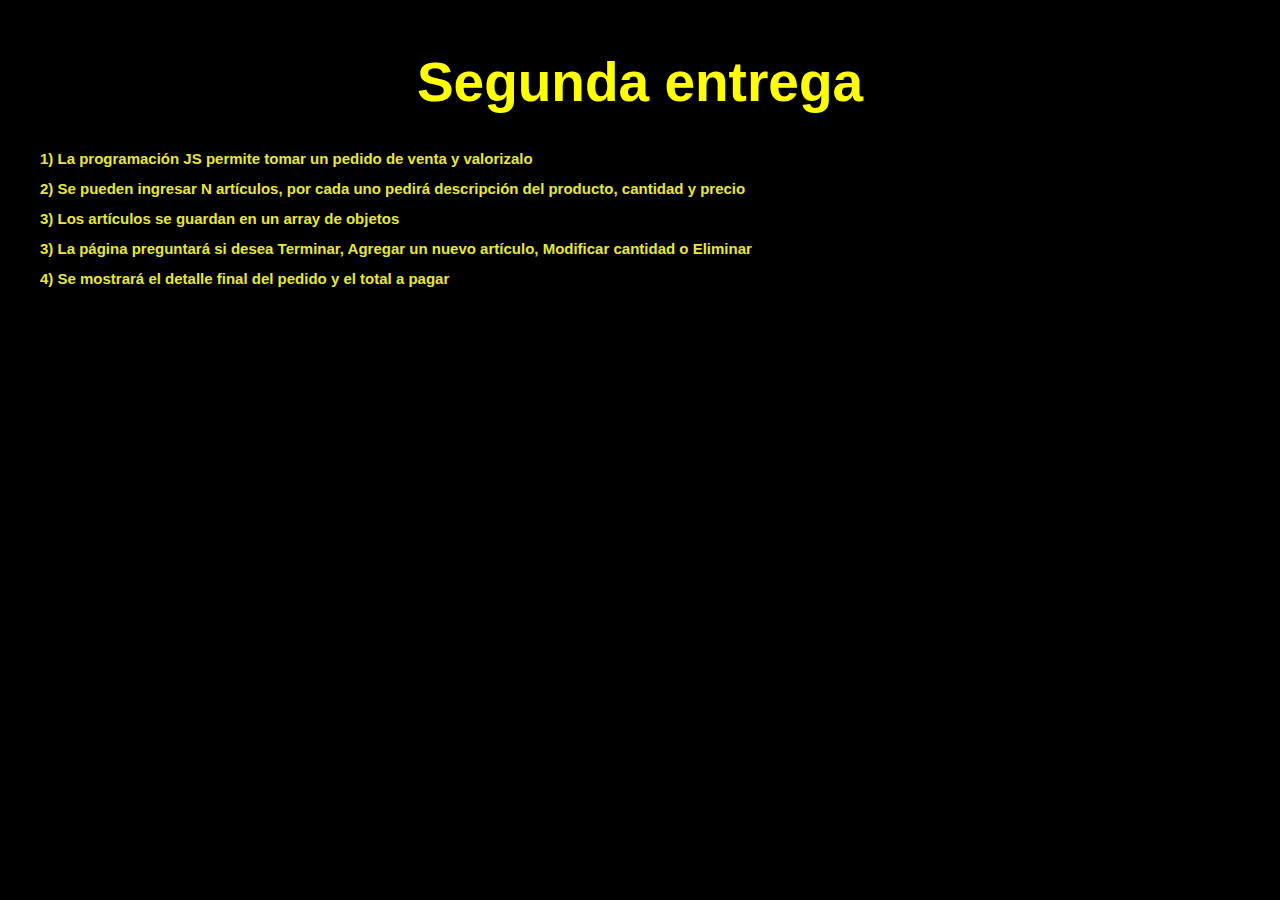
<file: index.html>
<!DOCTYPE html>
<html lang="en">
<head>
    <meta charset="UTF-8">
    <meta name="viewport" content="width=device-width, initial-scale=1.0">
    <title>Primera Pre-Entrega JS</title>
    <link rel="stylesheet" href="./css/style.css">
</head>


<body>

    <header>
        <h1>Segunda entrega</h1>    
    </header>
    
    <main>
        <div>
            <h3>1) La programación JS permite tomar un pedido de venta y valorizalo</h3>
            <h3>2) Se pueden ingresar N artículos, por cada uno pedirá descripción del producto, cantidad y precio</h3>
            <h3>3) Los artículos se guardan en un array de objetos</h3>
            <h3>3) La página preguntará si desea Terminar, Agregar un nuevo artículo, Modificar cantidad o Eliminar</h3>
            <h3>4) Se mostrará el detalle final del pedido y el total a pagar</h3>
        </div>
    </main>
    
    <script src="./js/main.js"></script>
</body>
</html>
</file>
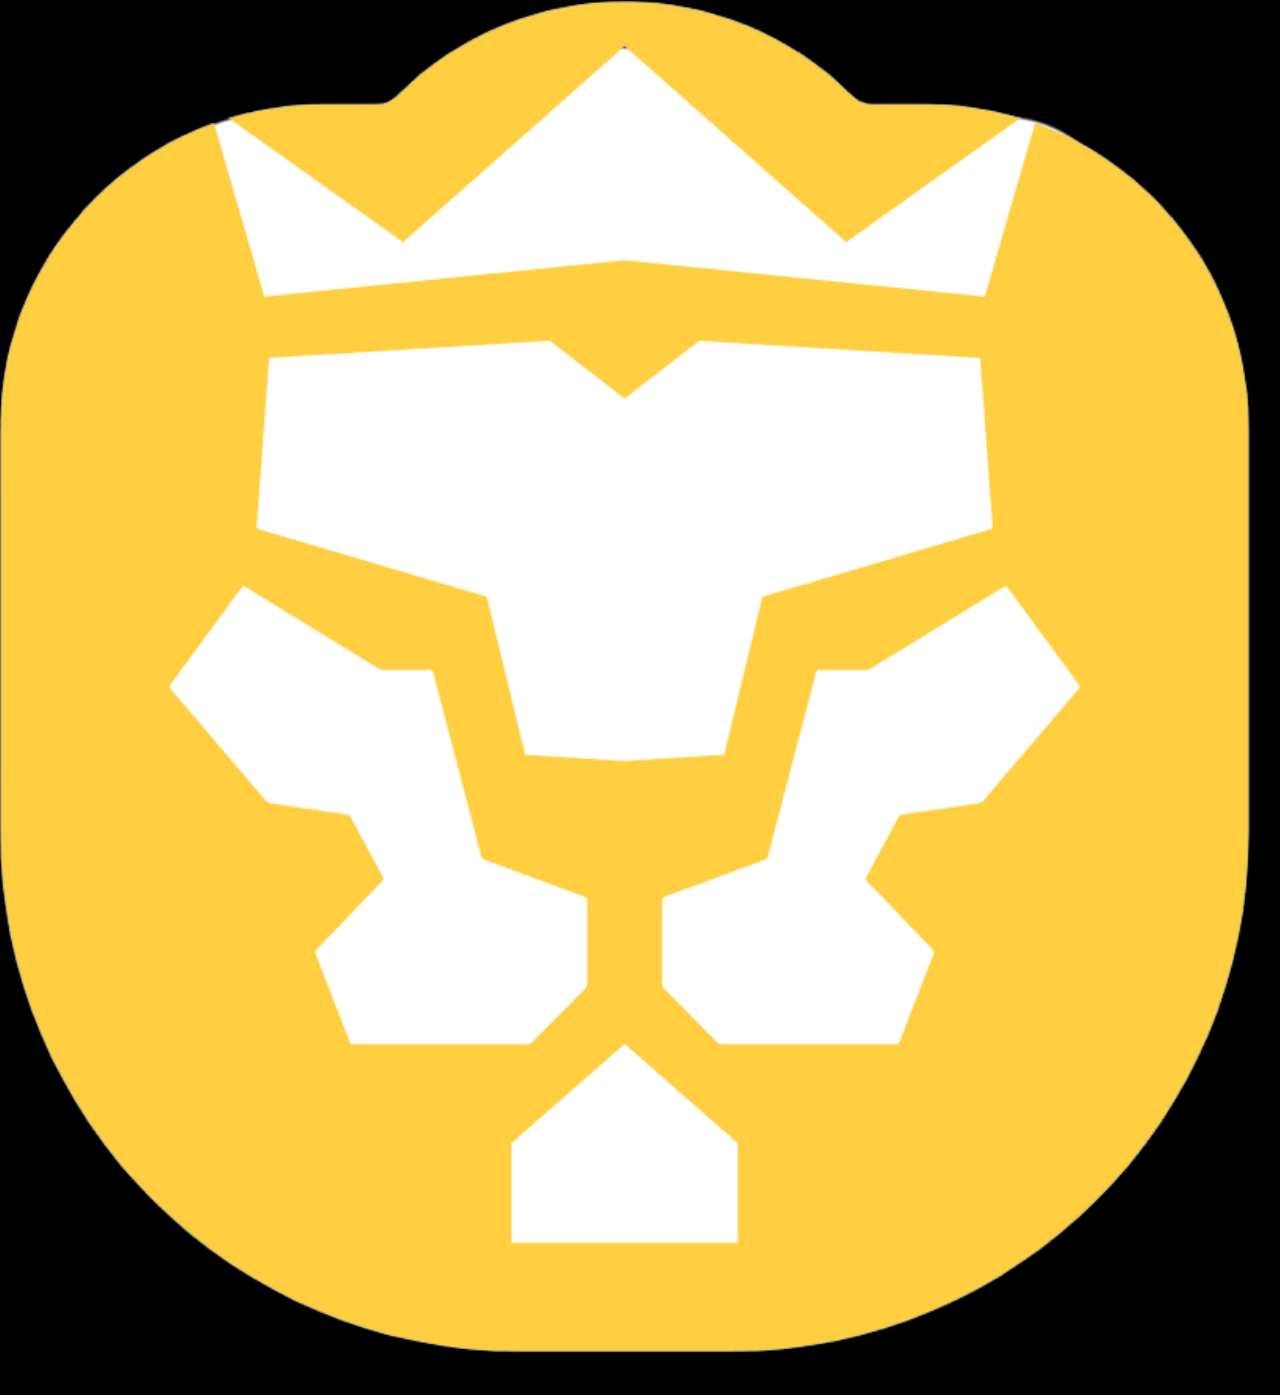
<file: pages/logout.html>
<!DOCTYPE html>
<html lang="en">
<head>
    <meta charset="UTF-8">
    <meta name="viewport" content="width=device-width, initial-scale=1.0">
    <!-- <link rel="stylesheet" href="../css/style.css"> -->

    <!-- LIBRERIA ANIMATE.CSS -->
    <link rel="stylesheet" href="https://cdnjs.cloudflare.com/ajax/libs/animate.css/4.1.1/animate.min.css"/>

    <!-- SASS -->
    <link rel="stylesheet" href="../css/style.css">
    <link rel="icon" type="image/png" href="../img/LeoJuda.png">
    <title>Alfac | Modulo de pedidos de Alfac</title>
</head>

<body>


    <section class="flex-container">
        <div class="logout-img animate__animated animate__backInDown">
            <img src="../img/LeoJuda.png" alt="Logo de Qwerty">
        </div>

        
        <div class="logout-titulo animate__animated animate__backInRight">
            <h1>Gracias por usar Alfac</h1>
        </div>

    </section>

</body>
</html>
</file>
<file: css/style.css>
*{
    margin: 0;
    padding: 0;
    font-family:'Segoe UI', Tahoma, Geneva, Verdana, sans-serif;
    box-sizing: border-box;
    background-color: black;
}

header h1 {
    margin-top: 50px;
    display: flex;
    flex-direction: column;
    font-size: 55px;
    height : 100px;
    width: 100%; 
    align-items: center;
    color: yellow;
}

main div h3 {
    margin-left: 40px;
    display: flex;
    flex-direction: column;
    font-size: 15px;
    height : 30px;
    width: 100%; 
    align-items: left;
    color: rgb(230, 230, 62);
}
</file>
